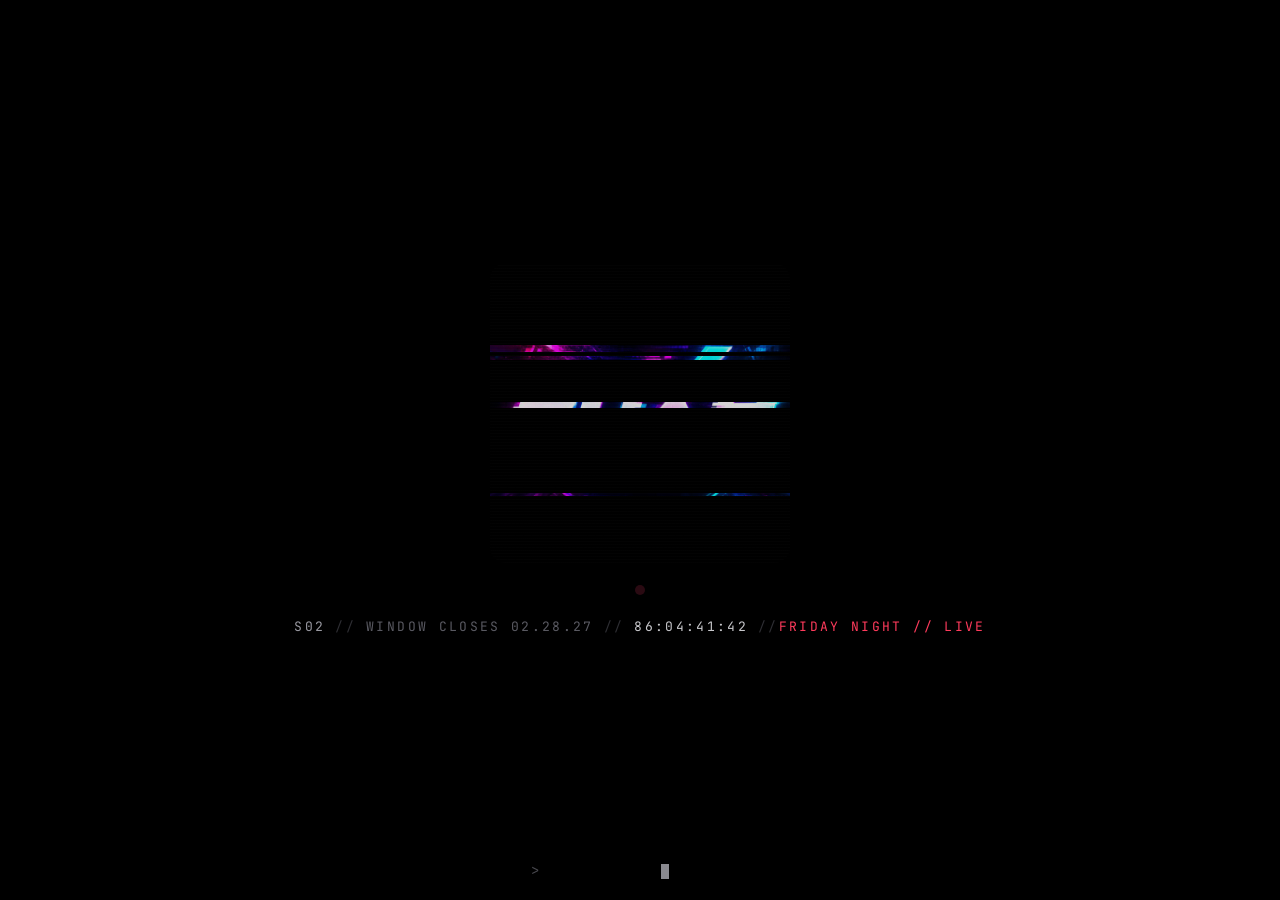
<file: docs/index.html>
<!DOCTYPE html>
<html lang="en">
<head>
  <meta charset="UTF-8">
  <meta name="viewport" content="width=device-width, initial-scale=1.0, viewport-fit=cover">
  <title>S00</title>
  <meta name="description" content="10.01.26">
  <meta property="og:title" content="S00">
  <meta property="og:description" content="10.01.26">
  <meta property="og:image" content="assets/logo.jpg">
  <meta name="theme-color" content="#000000">
  <meta name="robots" content="noindex">
  <link rel="icon" href="assets/favicon.png" type="image/png">
  <link rel="preconnect" href="https://fonts.googleapis.com">
  <link rel="preconnect" href="https://fonts.gstatic.com" crossorigin>
  <link href="https://fonts.googleapis.com/css2?family=JetBrains+Mono:wght@400;500&display=swap" rel="stylesheet">
  <link rel="stylesheet" href="style.css">
  <script src="config.js"></script>
  <!--
      the dot is talking.
      -.  ---  -    .-  .-..  ---  -.  .
  -->
</head>
<body class="sig-body">

<main class="sig" id="sig">
  <div class="sig-feed" id="feed" aria-hidden="true">
    <img class="sig-full" src="assets/logo.jpg" alt="" width="640" height="640">
    <div class="sig-slices" id="slices"></div>
    <div class="sig-noise"></div>
  </div>

  <div class="sig-dot" id="dot" aria-label="signal"></div>

  <div class="sig-term" id="term">
    <span class="sig-code" data-season-code>S00</span><span class="sig-sep">//</span><span data-window-closes>WINDOW CLOSES 09.30.26</span><span class="sig-sep">//</span><span class="sig-clock" data-countdown>--:--:--:--</span>
    <span class="sig-friday" id="friday" hidden><span class="sig-sep">//</span><span class="sig-live">FRIDAY NIGHT // LIVE</span></span>
  </div>

  <div class="sig-reveal" id="reveal" hidden>
    <div class="sig-season" data-season-label>S00 · EARLY ADOPTERS</div>
    <p class="sig-line">You're not lifting alone.</p>
    <a class="sig-access" data-access href="#">Request access</a>
    <div class="sig-foot"><a href="privacy.html">Privacy</a><a href="support.html">Support</a></div>
  </div>

  <form class="sig-prompt" id="prompt" autocomplete="off">
    <span class="sig-gt">&gt;</span><input id="in" type="text" autocapitalize="none" autocorrect="off" spellcheck="false" aria-label="input" maxlength="40"><span class="sig-cursor"></span><span class="sig-status" id="status"></span>
  </form>
</main>

<script>
(function () {
  var KEY = "ruxp.s00.unlocked"; // one unlock covers every season
  var ANSWERS = ["not alone", "notalone", "you're not alone", "youre not alone", "press start", "pressstart", "start", "ruxp", "s00", "s01", "early adopters", "early adopter", "nightmare mode", "nightmare", "lights off", "not lifting alone", "you're not lifting alone", "youre not lifting alone"];
  var feed = document.getElementById("feed"), slices = document.getElementById("slices"), dot = document.getElementById("dot");
  var reveal = document.getElementById("reveal"), prompt = document.getElementById("prompt"), input = document.getElementById("in"), status = document.getElementById("status");
  var friday = document.getElementById("friday"), sig = document.getElementById("sig");

  // --- feed: thin slices of the artwork, more of them as the window closes (config.js picks the season)
  var S = window.RUXP.SEASON, SEASON_START = new Date(S.start + "T00:00:00"), SEASON_END = new Date(S.end + "T23:59:59");
  function progress() { return Math.min(1, Math.max(0, (window.RUXP.now() - SEASON_START) / (SEASON_END - SEASON_START))); }
  function buildSlices() {
    slices.innerHTML = "";
    var n = 3 + Math.floor(progress() * 40);
    for (var i = 0; i < n; i++) {
      var el = document.createElement("img");
      el.src = "assets/logo.jpg"; el.alt = ""; el.className = "sig-slice";
      var top = Math.random() * 96, h = 0.6 + Math.random() * 2.2;
      el.style.clipPath = "inset(" + top + "% 0 " + Math.max(0, 100 - top - h) + "% 0)";
      el.style.setProperty("--dx", (Math.random() * 10 - 5).toFixed(1) + "px");
      el.style.animationDelay = (-Math.random() * 9).toFixed(2) + "s";
      el.style.animationDuration = (6 + Math.random() * 8).toFixed(2) + "s";
      slices.appendChild(el);
    }
  }
  buildSlices();
  setInterval(function () { if (!feed.classList.contains("is-open")) buildSlices(); }, 14000);

  // --- dot: morse, NOT ALONE
  var MORSE = { N: "-.", O: "---", T: "-", A: ".-", L: ".-..", E: "." };
  var UNIT = 190, seq = [];
  "NOT ALONE".split("").forEach(function (ch) {
    if (ch === " ") { seq.push([false, UNIT * 7]); return; }
    MORSE[ch].split("").forEach(function (s) { seq.push([true, s === "." ? UNIT : UNIT * 3]); seq.push([false, UNIT]); });
    seq.push([false, UNIT * 3]);
  });
  seq.push([false, UNIT * 14]);
  var idx = 0;
  function step() { var s = seq[idx]; dot.classList.toggle("on", s[0]); idx = (idx + 1) % seq.length; setTimeout(step, s[1]); }
  step();

  // --- friday night: Fri 17:00–24:00 local
  function checkFriday() { var d = new Date(); friday.hidden = !(d.getDay() === 5 && d.getHours() >= 17); }
  checkFriday(); setInterval(checkFriday, 60000);

  // --- prompt
  function unlock(remember) {
    feed.classList.add("is-open"); reveal.hidden = false; prompt.hidden = true; sig.classList.add("is-open");
    if (remember) { try { localStorage.setItem(KEY, "1"); } catch (e) {} }
  }
  function deny() {
    status.textContent = "// DENIED"; prompt.classList.add("deny");
    setTimeout(function () { status.textContent = ""; prompt.classList.remove("deny"); }, 900);
    input.value = "";
  }
  prompt.addEventListener("submit", function (e) {
    e.preventDefault();
    var v = input.value.trim().toLowerCase().replace(/[.!]/g, "");
    if (!v) return;
    ANSWERS.indexOf(v) >= 0 ? unlock(true) : deny();
  });
  // any tap/click focuses the prompt (mobile keyboards)
  document.addEventListener("click", function (e) { if (!prompt.hidden && !e.target.closest("a")) input.focus(); });
  document.addEventListener("keydown", function (e) { if (!prompt.hidden && document.activeElement !== input && e.key.length === 1) input.focus(); });

  // --- konami
  var K = ["ArrowUp","ArrowUp","ArrowDown","ArrowDown","ArrowLeft","ArrowRight","ArrowLeft","ArrowRight","b","a"], kp = 0;
  document.addEventListener("keydown", function (e) { kp = (e.key === K[kp]) ? kp + 1 : (e.key === K[0] ? 1 : 0); if (kp === K.length) { kp = 0; unlock(true); } });

  try { if (localStorage.getItem(KEY) === "1") unlock(false); } catch (e) {}
  // a nudge for anyone who hasn't noticed the dot
  setTimeout(function () { if (!prompt.hidden && !input.value) input.placeholder = "listen"; }, 10000);
})();
</script>
</body>
</html>
</file>
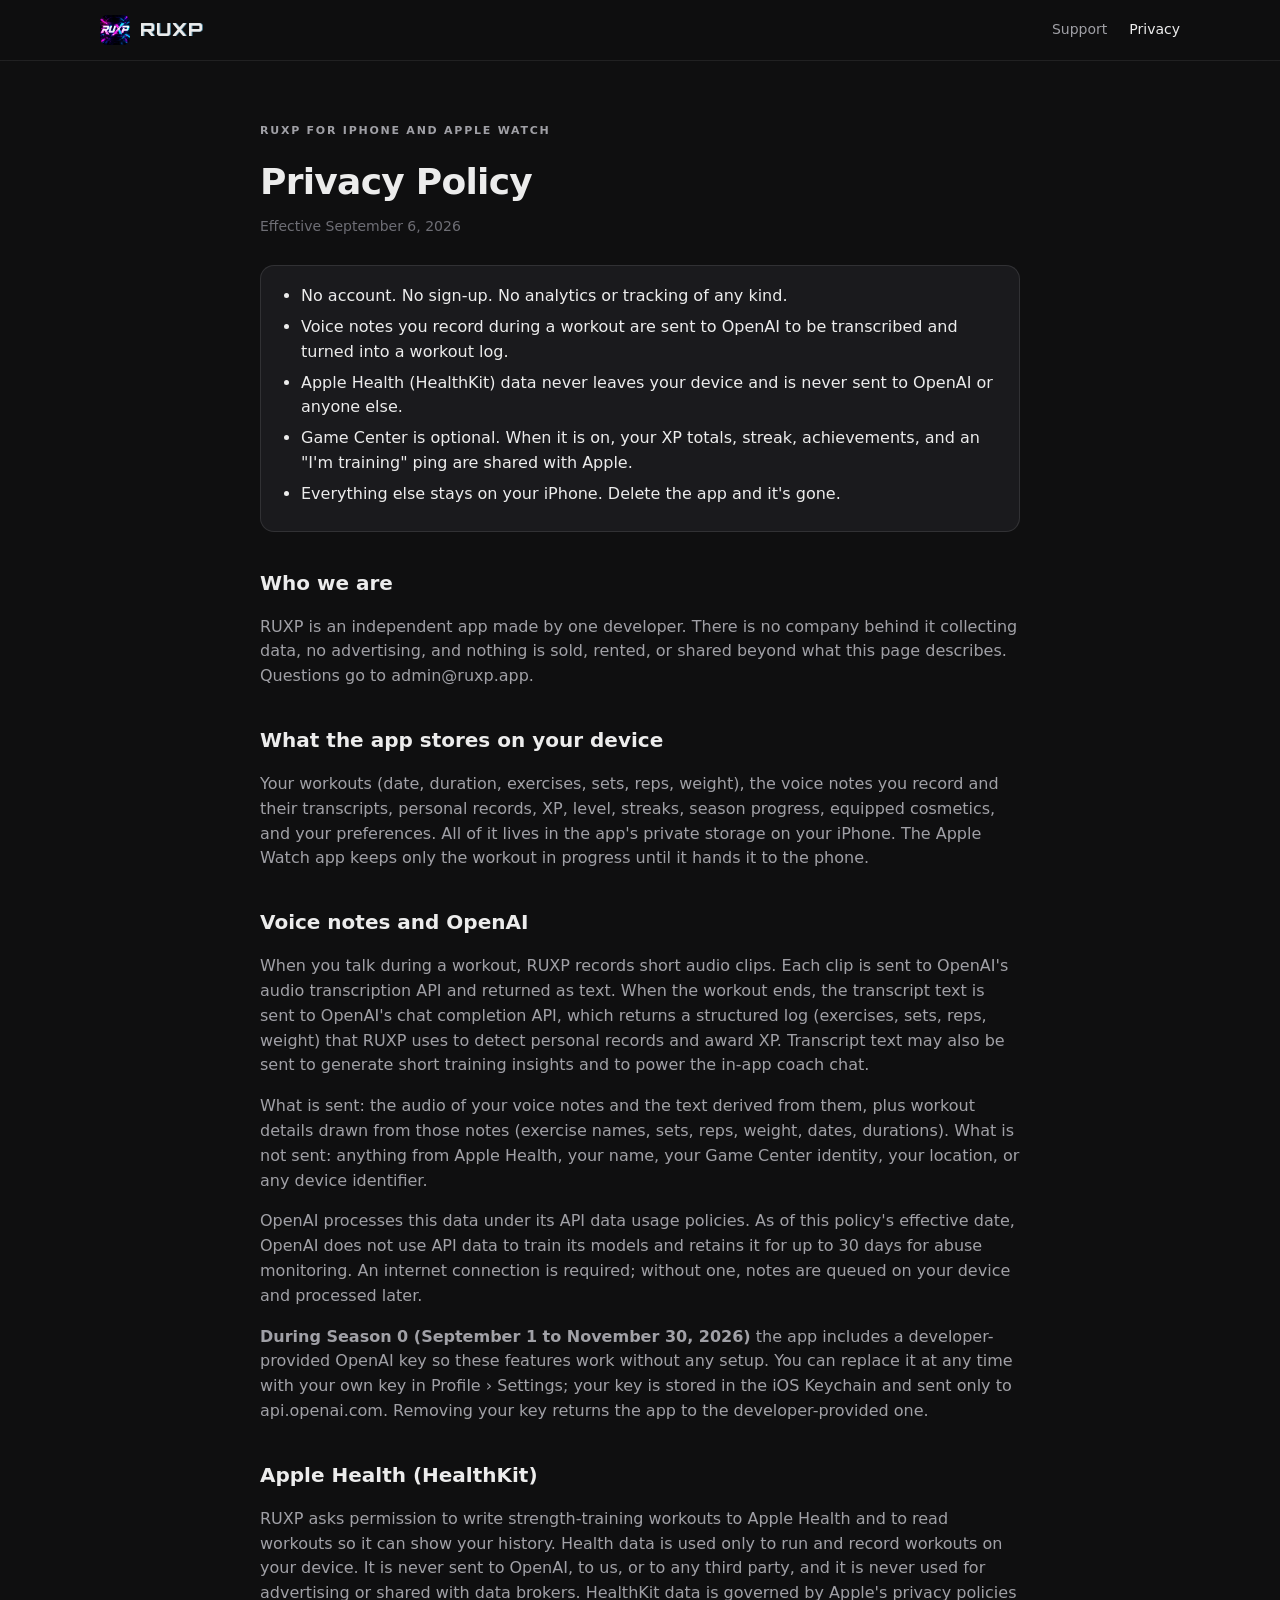
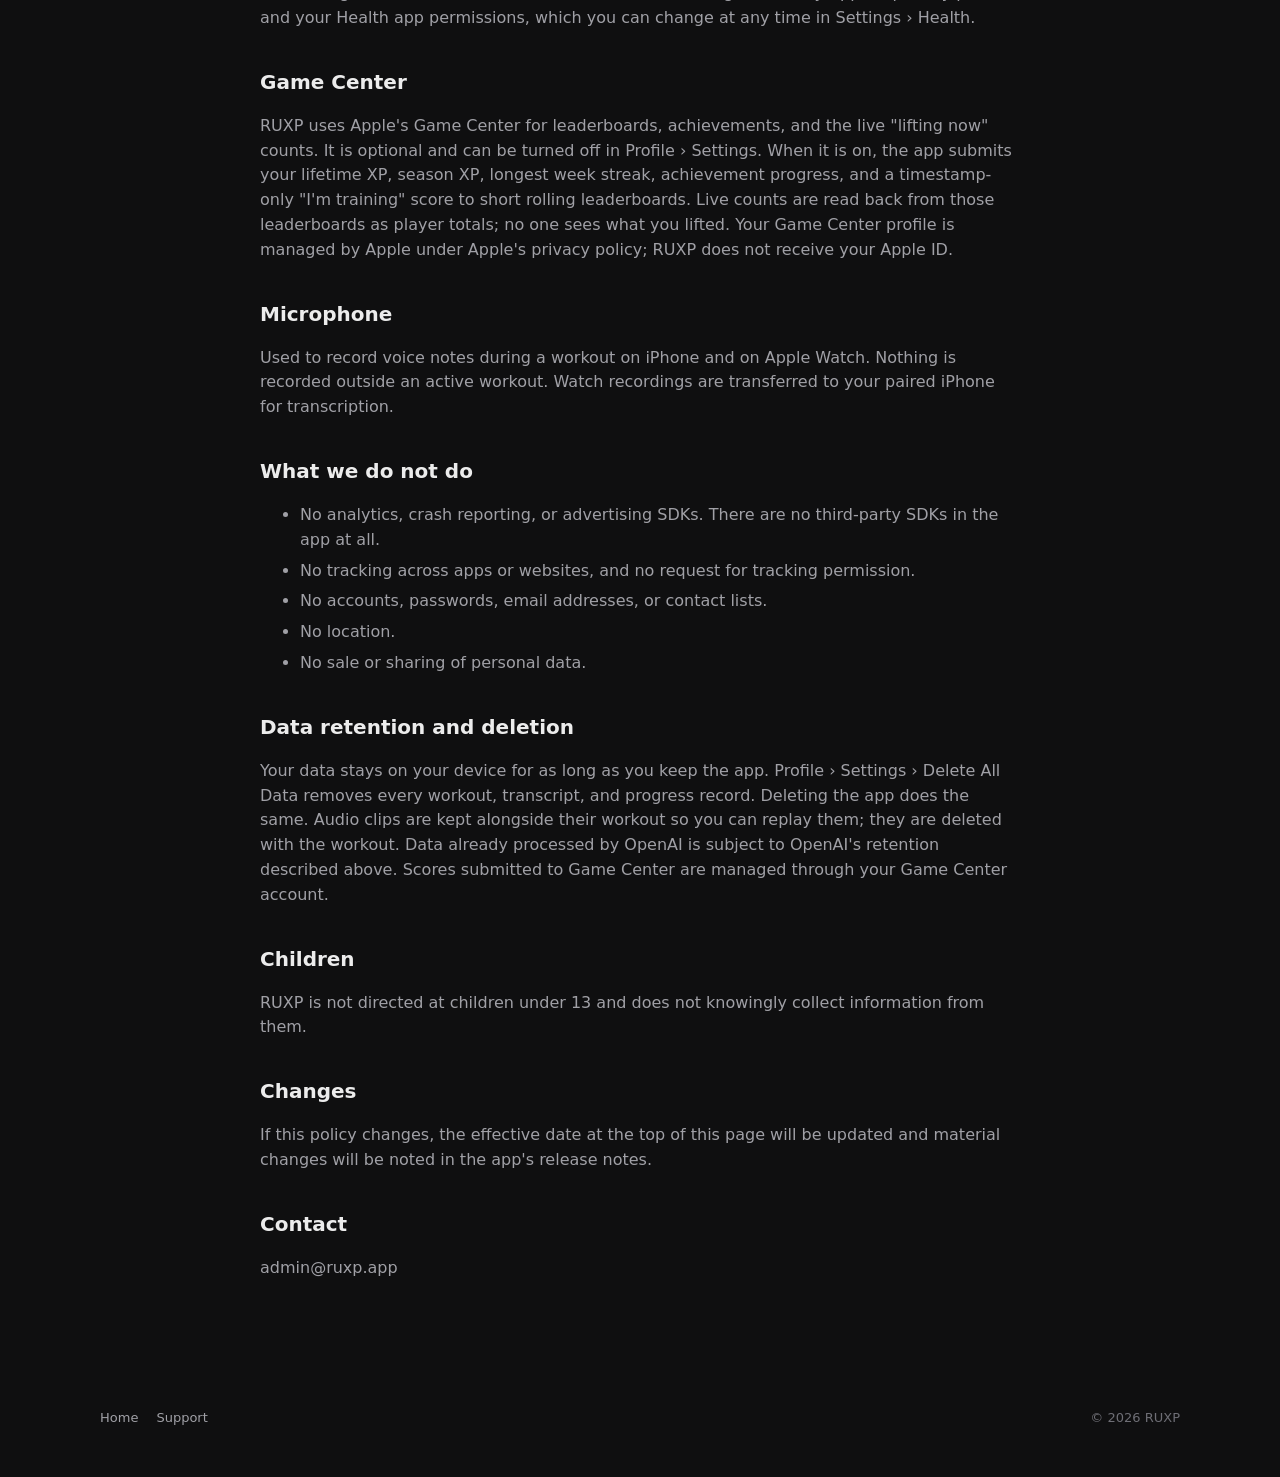
<file: docs/privacy.html>
<!DOCTYPE html>
<html lang="en">
<head>
  <meta charset="UTF-8">
  <meta name="viewport" content="width=device-width, initial-scale=1.0">
  <title>Privacy Policy — RUXP</title>
  <meta name="description" content="RUXP privacy policy. No accounts, no analytics, no tracking. Voice notes go to OpenAI for transcription. HealthKit data never leaves your device.">
  <meta name="theme-color" content="#0F0F10">
  <link rel="icon" href="assets/favicon.png" type="image/png">
  <link rel="preconnect" href="https://fonts.googleapis.com">
  <link rel="preconnect" href="https://fonts.gstatic.com" crossorigin>
  <link href="https://fonts.googleapis.com/css2?family=Orbitron:wght@800&family=JetBrains+Mono:wght@500&display=swap" rel="stylesheet">
  <link rel="stylesheet" href="style.css">
  <script src="config.js" defer></script>
</head>
<body>

<nav class="nav">
  <div class="wrap">
    <a class="brand" href="index.html"><img src="assets/logo-96.png" alt="" width="30" height="30"><span class="wordmark" data-text="RUXP">RUXP</span></a>
    <div class="nav-links"><a href="support.html">Support</a><a href="privacy.html" class="active">Privacy</a></div>
  </div>
</nav>

<main class="content">
  <div class="wrap">
    <span class="eyebrow">RUXP for iPhone and Apple Watch</span>
    <h1>Privacy Policy</h1>
    <div class="date">Effective September 6, 2026</div>

    <div class="summary">
      <ul>
        <li>No account. No sign-up. No analytics or tracking of any kind.</li>
        <li>Voice notes you record during a workout are sent to OpenAI to be transcribed and turned into a workout log.</li>
        <li>Apple Health (HealthKit) data never leaves your device and is never sent to OpenAI or anyone else.</li>
        <li>Game Center is optional. When it is on, your XP totals, streak, achievements, and an "I'm training" ping are shared with Apple.</li>
        <li>Everything else stays on your iPhone. Delete the app and it's gone.</li>
      </ul>
    </div>

    <h2>Who we are</h2>
    <p>RUXP is an independent app made by one developer. There is no company behind it collecting data, no advertising, and nothing is sold, rented, or shared beyond what this page describes. Questions go to <a data-mailto="RUXP privacy" data-mailto-text href="#">admin@ruxp.app</a>.</p>

    <h2>What the app stores on your device</h2>
    <p>Your workouts (date, duration, exercises, sets, reps, weight), the voice notes you record and their transcripts, personal records, XP, level, streaks, season progress, equipped cosmetics, and your preferences. All of it lives in the app's private storage on your iPhone. The Apple Watch app keeps only the workout in progress until it hands it to the phone.</p>

    <h2>Voice notes and OpenAI</h2>
    <p>When you talk during a workout, RUXP records short audio clips. Each clip is sent to OpenAI's audio transcription API and returned as text. When the workout ends, the transcript text is sent to OpenAI's chat completion API, which returns a structured log (exercises, sets, reps, weight) that RUXP uses to detect personal records and award XP. Transcript text may also be sent to generate short training insights and to power the in-app coach chat.</p>
    <p>What is sent: the audio of your voice notes and the text derived from them, plus workout details drawn from those notes (exercise names, sets, reps, weight, dates, durations). What is not sent: anything from Apple Health, your name, your Game Center identity, your location, or any device identifier.</p>
    <p>OpenAI processes this data under its <a href="https://openai.com/policies/api-data-usage-policies" rel="noopener" target="_blank">API data usage policies</a>. As of this policy's effective date, OpenAI does not use API data to train its models and retains it for up to 30 days for abuse monitoring. An internet connection is required; without one, notes are queued on your device and processed later.</p>
    <p><strong>During Season 0 (September 1 to November 30, 2026)</strong> the app includes a developer-provided OpenAI key so these features work without any setup. You can replace it at any time with your own key in Profile › Settings; your key is stored in the iOS Keychain and sent only to api.openai.com. Removing your key returns the app to the developer-provided one.</p>

    <h2>Apple Health (HealthKit)</h2>
    <p>RUXP asks permission to write strength-training workouts to Apple Health and to read workouts so it can show your history. Health data is used only to run and record workouts on your device. It is never sent to OpenAI, to us, or to any third party, and it is never used for advertising or shared with data brokers. HealthKit data is governed by Apple's privacy policies and your Health app permissions, which you can change at any time in Settings › Health.</p>

    <h2>Game Center</h2>
    <p>RUXP uses Apple's Game Center for leaderboards, achievements, and the live "lifting now" counts. It is optional and can be turned off in Profile › Settings. When it is on, the app submits your lifetime XP, season XP, longest week streak, achievement progress, and a timestamp-only "I'm training" score to short rolling leaderboards. Live counts are read back from those leaderboards as player totals; no one sees what you lifted. Your Game Center profile is managed by Apple under Apple's privacy policy; RUXP does not receive your Apple ID.</p>

    <h2>Microphone</h2>
    <p>Used to record voice notes during a workout on iPhone and on Apple Watch. Nothing is recorded outside an active workout. Watch recordings are transferred to your paired iPhone for transcription.</p>

    <h2>What we do not do</h2>
    <ul>
      <li>No analytics, crash reporting, or advertising SDKs. There are no third-party SDKs in the app at all.</li>
      <li>No tracking across apps or websites, and no request for tracking permission.</li>
      <li>No accounts, passwords, email addresses, or contact lists.</li>
      <li>No location.</li>
      <li>No sale or sharing of personal data.</li>
    </ul>

    <h2>Data retention and deletion</h2>
    <p>Your data stays on your device for as long as you keep the app. Profile › Settings › Delete All Data removes every workout, transcript, and progress record. Deleting the app does the same. Audio clips are kept alongside their workout so you can replay them; they are deleted with the workout. Data already processed by OpenAI is subject to OpenAI's retention described above. Scores submitted to Game Center are managed through your Game Center account.</p>

    <h2>Children</h2>
    <p>RUXP is not directed at children under 13 and does not knowingly collect information from them.</p>

    <h2>Changes</h2>
    <p>If this policy changes, the effective date at the top of this page will be updated and material changes will be noted in the app's release notes.</p>

    <h2>Contact</h2>
    <p><a data-mailto="RUXP privacy" data-mailto-text href="#">admin@ruxp.app</a></p>
  </div>
</main>

<footer>
  <div class="wrap">
    <div><a href="index.html">Home</a><a href="support.html">Support</a></div>
    <div>© 2026 RUXP</div>
  </div>
</footer>
</body>
</html>
</file>
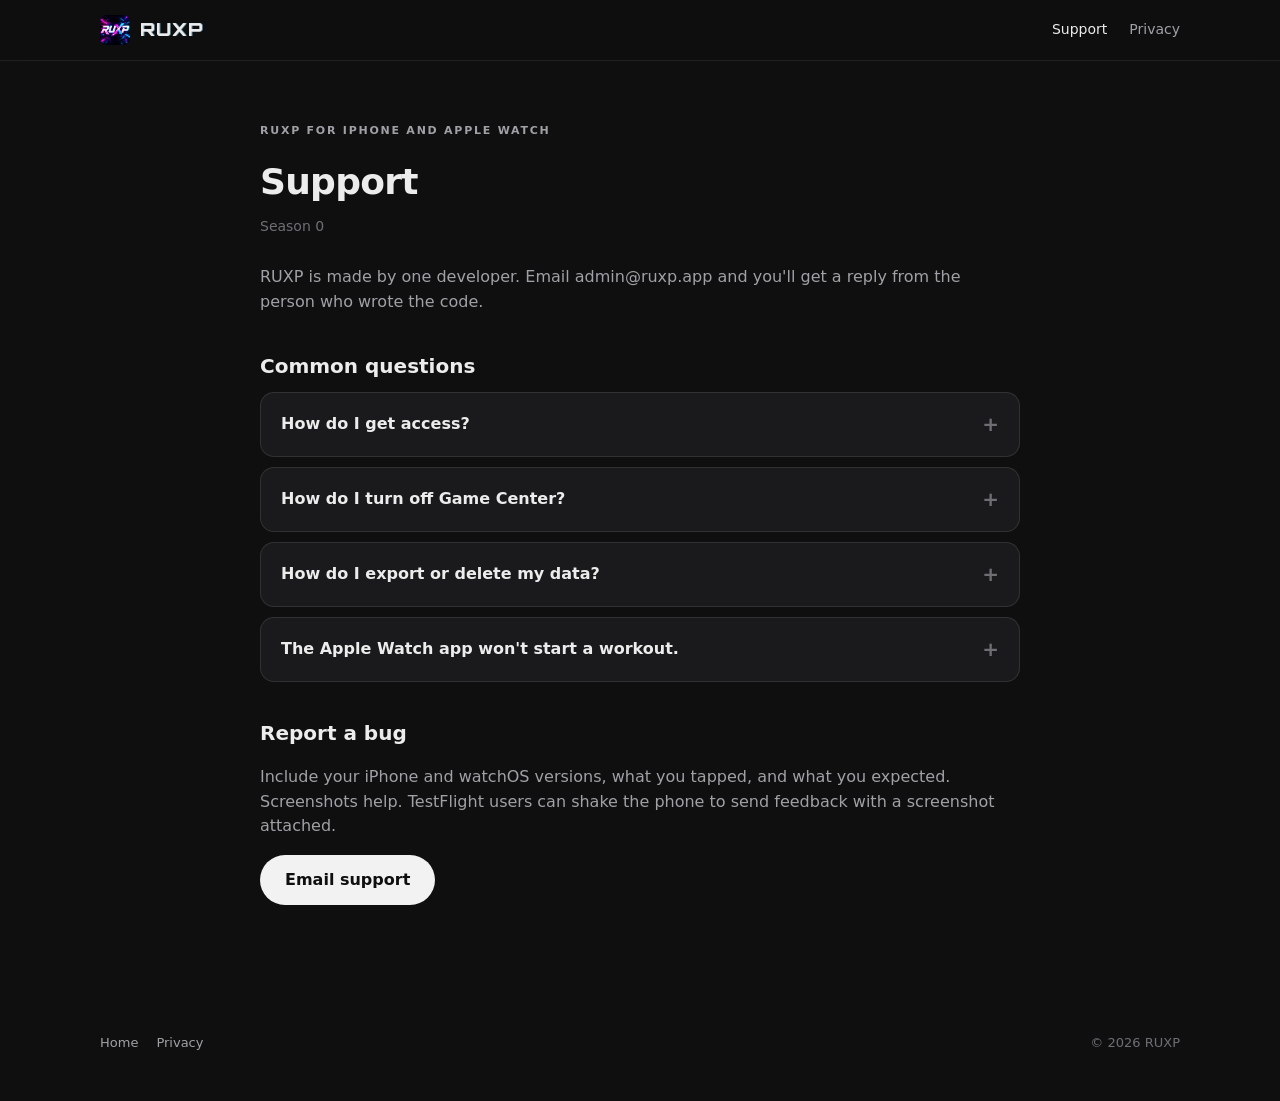
<file: docs/support.html>
<!DOCTYPE html>
<html lang="en">
<head>
  <meta charset="UTF-8">
  <meta name="viewport" content="width=device-width, initial-scale=1.0">
  <title>Support — RUXP</title>
  <meta name="description" content="RUXP support.">
  <meta name="theme-color" content="#0F0F10">
  <link rel="icon" href="assets/favicon.png" type="image/png">
  <link rel="preconnect" href="https://fonts.googleapis.com">
  <link rel="preconnect" href="https://fonts.gstatic.com" crossorigin>
  <link href="https://fonts.googleapis.com/css2?family=Orbitron:wght@800&family=JetBrains+Mono:wght@500&display=swap" rel="stylesheet">
  <link rel="stylesheet" href="style.css">
  <script src="config.js" defer></script>
</head>
<body>

<nav class="nav">
  <div class="wrap">
    <a class="brand" href="index.html"><img src="assets/logo-96.png" alt="" width="30" height="30"><span class="wordmark" data-text="RUXP">RUXP</span></a>
    <div class="nav-links"><a href="support.html" class="active">Support</a><a href="privacy.html">Privacy</a></div>
  </div>
</nav>

<main class="content">
  <div class="wrap">
    <span class="eyebrow">RUXP for iPhone and Apple Watch</span>
    <h1>Support</h1>
    <div class="date">Season 0</div>

    <p>RUXP is made by one developer. Email <a data-mailto="RUXP support" data-mailto-text href="#">admin@ruxp.app</a> and you'll get a reply from the person who wrote the code.</p>

    <h2>Common questions</h2>
    <div class="faq">
      <details>
        <summary>How do I get access?</summary>
        <p>Season 0 is invite-only while we ramp up. Use the Request access button on the home page and tell us a little about how you train.</p>
      </details>
      <details>
        <summary>How do I turn off Game Center?</summary>
        <p>Profile › Settings › Sync to Game Center. When it's off, nothing is submitted to Game Center.</p>
      </details>
      <details>
        <summary>How do I export or delete my data?</summary>
        <p>Profile › Settings › Export All Workouts produces a JSON file you can save anywhere. Delete All Data removes everything from the device. Deleting the app does the same. See the <a href="privacy.html">privacy policy</a> for what leaves the device and when.</p>
      </details>
      <details>
        <summary>The Apple Watch app won't start a workout.</summary>
        <p>The watch needs Health permission for workouts. Accept the prompt the first time you tap Start, or allow it under the watch's Settings › Health › Apps. Open the iPhone app once first so the two can pair.</p>
      </details>
    </div>

    <h2>Report a bug</h2>
    <p>Include your iPhone and watchOS versions, what you tapped, and what you expected. Screenshots help. TestFlight users can shake the phone to send feedback with a screenshot attached.</p>
    <p><a class="btn btn-primary" data-mailto="RUXP bug" href="#">Email support</a></p>
  </div>
</main>

<footer>
  <div class="wrap">
    <div><a href="index.html">Home</a><a href="privacy.html">Privacy</a></div>
    <div>© 2026 RUXP</div>
  </div>
</footer>
</body>
</html>
</file>
<file: docs/style.css>
/* RUXP site. Tokens mirror RUXP/Views/Theme.swift: near-black ground, hairline
   borders, white pill buttons, system type; Orbitron only on the wordmark and
   one hero number, JetBrains Mono for XP values. Dark only, like the app. */
:root {
  --bg: #0F0F10; --surface: #1A1A1D; --surface-2: #26262A;
  --text: #ECECEC; --text-2: #A0A0A6; --text-3: #6E6E75;
  --border: rgba(255,255,255,.10); --divider: rgba(255,255,255,.08);
  --accent: #FF2DAA; --accent-dim: #C21C82; --accent-subtle: rgba(255,45,170,.16);
  --xp: #5CFF7A; --xp-subtle: rgba(92,255,122,.14); --cyan: #7DD3FC; --violet: #A78BFA; --live: #FF3B5C;
  --button: #F2F2F2; --on-button: #0F0F10;
  --r-s: 8px; --r-m: 14px; --r-l: 20px;
  --display: "Orbitron", "Helvetica Neue", Arial, sans-serif;
  --mono: "JetBrains Mono", ui-monospace, SFMono-Regular, Menlo, monospace;
  --ui: -apple-system, BlinkMacSystemFont, "SF Pro Text", "Segoe UI", Inter, system-ui, sans-serif;
}
* { box-sizing: border-box; }
[hidden] { display: none !important; }
html { color-scheme: dark; scroll-behavior: smooth; }
body { margin: 0; background: var(--bg); color: var(--text); font: 16px/1.55 var(--ui); -webkit-font-smoothing: antialiased; }
a { color: inherit; text-decoration: none; }
img { max-width: 100%; height: auto; display: block; }
.wrap { width: min(1080px, 100% - 40px); margin-inline: auto; }

/* Nav */
.nav { position: sticky; top: 0; z-index: 10; background: rgba(15,15,16,.85); backdrop-filter: blur(14px); -webkit-backdrop-filter: blur(14px); border-bottom: 1px solid var(--divider); }
.nav .wrap { display: flex; align-items: center; justify-content: space-between; height: 60px; }
.brand { display: flex; align-items: center; gap: 10px; }
.brand img { width: 30px; height: 30px; border-radius: 7px; }
.wordmark { font-family: var(--display); font-weight: 800; letter-spacing: .06em; font-size: 18px; position: relative; }
.wordmark::before { content: attr(data-text); position: absolute; left: 1px; top: 0; color: var(--cyan); opacity: .55; z-index: -1; }
.nav-links { display: flex; gap: 22px; font-size: 14px; color: var(--text-2); }
.nav-links a:hover, .nav-links a.active { color: var(--text); }

/* Tags and buttons */
.tag { display: inline-flex; align-items: center; gap: 8px; padding: 6px 12px; border-radius: 999px; background: var(--accent-subtle); color: var(--accent); font-size: 12px; font-weight: 600; letter-spacing: .14em; text-transform: uppercase; }
.tag-slant { transform: skewX(-12deg); }
.tag-slant > span { display: inline-block; transform: skewX(12deg); }
.eyebrow { font-size: 11px; font-weight: 600; letter-spacing: .16em; text-transform: uppercase; color: var(--text-2); }
.btn { display: inline-flex; align-items: center; justify-content: center; gap: 8px; height: 50px; padding: 0 24px; border-radius: 999px; font-weight: 600; font-size: 16px; border: 1px solid transparent; transition: transform .12s ease, background .12s ease; cursor: pointer; }
.btn:active { transform: scale(.98); }
.btn-primary { background: var(--button); color: var(--on-button); }
.btn-primary:hover { background: #fff; }
.btn-ghost { background: transparent; color: var(--text); border-color: var(--border); }
.btn-ghost:hover { background: var(--surface); }
.btn.is-pending { background: var(--surface); color: var(--text-3); border-color: var(--border); cursor: default; }
.btn-row { display: flex; flex-wrap: wrap; gap: 12px; }

/* Hero */
.hero { padding: 72px 0 48px; }
.hero .wrap { display: grid; grid-template-columns: 1.15fr .85fr; gap: 48px; align-items: center; }
.hero h1 { font-size: clamp(38px, 6vw, 64px); line-height: 1.02; letter-spacing: -.02em; margin: 18px 0 16px; font-weight: 700; }
.hero p.lede { font-size: 18px; color: var(--text-2); max-width: 52ch; margin: 0 0 28px; }
.hero-art { position: relative; }
.hero-art img { border-radius: var(--r-l); border: 1px solid var(--border); box-shadow: 0 30px 80px rgba(255,45,170,.12); }
.hero-note { margin-top: 14px; font-size: 13px; color: var(--text-3); }

/* Stats strip */
.strip { border-block: 1px solid var(--divider); background: var(--surface); }
.strip .wrap { display: grid; grid-template-columns: repeat(4, 1fr); }
.stat { padding: 22px 0; border-left: 1px solid var(--divider); padding-left: 20px; }
.stat:first-child { border-left: 0; padding-left: 0; }
.stat .n { font-family: var(--mono); font-size: 26px; color: var(--xp); line-height: 1.1; }
.stat .n.hero-n { font-family: var(--display); color: var(--text); font-weight: 800; }
.stat .l { font-size: 12px; color: var(--text-2); margin-top: 6px; letter-spacing: .08em; text-transform: uppercase; }

/* Sections */
section { padding: 64px 0; }
section h2 { font-size: 28px; letter-spacing: -.01em; margin: 10px 0 8px; }
section .sub { color: var(--text-2); max-width: 60ch; margin: 0 0 28px; }
.grid { display: grid; gap: 14px; }
.grid-3 { grid-template-columns: repeat(3, 1fr); }
.grid-2 { grid-template-columns: repeat(2, 1fr); }
.card { background: var(--surface); border: 1px solid var(--border); border-radius: var(--r-m); padding: 22px; }
.card h3 { margin: 10px 0 6px; font-size: 17px; }
.card p { margin: 0; color: var(--text-2); font-size: 15px; }
.card .icon { width: 34px; height: 34px; border-radius: 9px; display: grid; place-items: center; background: var(--accent-subtle); color: var(--accent); font-size: 16px; }
.card .icon.xp { background: var(--xp-subtle); color: var(--xp); }
.card .icon.cyan { background: rgba(125,211,252,.14); color: var(--cyan); }
.card .icon.violet { background: rgba(167,139,250,.14); color: var(--violet); }
.card.perk { border-color: rgba(255,45,170,.35); }

/* Loop */
.loop { display: flex; flex-wrap: wrap; gap: 10px; align-items: center; font-family: var(--mono); font-size: 13px; color: var(--text-2); letter-spacing: .06em; }
.loop span { padding: 8px 12px; border: 1px solid var(--border); border-radius: var(--r-s); background: var(--surface); }
.loop i { font-style: normal; color: var(--text-3); }

/* XP table */
table { width: 100%; border-collapse: collapse; font-size: 15px; }
th, td { text-align: left; padding: 12px 10px; border-bottom: 1px solid var(--divider); vertical-align: top; }
th { font-size: 11px; letter-spacing: .14em; text-transform: uppercase; color: var(--text-2); font-weight: 600; }
td.xp { font-family: var(--mono); color: var(--xp); white-space: nowrap; }
.table-wrap { overflow-x: auto; border: 1px solid var(--border); border-radius: var(--r-m); background: var(--surface); padding: 6px 12px; }

/* Season timeline */
.timeline { display: grid; grid-template-columns: 1fr 1fr; gap: 14px; }
.season { background: var(--surface); border: 1px solid var(--border); border-radius: var(--r-m); padding: 22px; }
.season.now { border-color: rgba(167,139,250,.5); }
.season .code { font-family: var(--mono); font-size: 12px; letter-spacing: .12em; color: var(--violet); }
.season h3 { margin: 8px 0 4px; font-size: 20px; }
.season p { margin: 0; color: var(--text-2); font-size: 15px; }
.bar { height: 6px; border-radius: 999px; background: var(--surface-2); margin-top: 16px; overflow: hidden; }
.bar > i { display: block; height: 100%; width: 0; background: var(--violet); border-radius: 999px; }
.live-dot { display: inline-block; width: 8px; height: 8px; border-radius: 50%; background: var(--live); box-shadow: 0 0 10px var(--live); margin-right: 8px; vertical-align: middle; }

/* CTA + footer */
.cta { background: var(--surface); border-block: 1px solid var(--divider); text-align: center; }
.cta h2 { margin-bottom: 8px; }
.cta p { color: var(--text-2); margin: 0 0 24px; }
footer { padding: 32px 0 48px; color: var(--text-3); font-size: 13px; }
footer .wrap { display: flex; flex-wrap: wrap; justify-content: space-between; gap: 12px; }
footer a { color: var(--text-2); margin-right: 18px; }
footer a:hover { color: var(--text); }

/* Content pages */
.content { padding: 56px 0 80px; }
.content .wrap { max-width: 760px; }
.content h1 { font-size: 36px; letter-spacing: -.02em; margin: 12px 0 6px; }
.content .date { color: var(--text-3); font-size: 14px; margin-bottom: 28px; }
.content h2 { font-size: 20px; margin: 36px 0 10px; }
.content h3 { font-size: 16px; margin: 20px 0 6px; }
.content p, .content li { color: var(--text-2); }
.content li { margin-bottom: 6px; }
.summary { background: var(--surface); border: 1px solid var(--border); border-radius: var(--r-m); padding: 18px 22px; }
.summary ul { margin: 0; padding-left: 18px; }
.summary li { color: var(--text); }
.faq details { border: 1px solid var(--border); border-radius: var(--r-m); background: var(--surface); padding: 0 20px; margin-bottom: 10px; }
.faq summary { cursor: pointer; padding: 16px 0; font-weight: 600; list-style: none; display: flex; justify-content: space-between; align-items: center; }
.faq summary::-webkit-details-marker { display: none; }
.faq summary::after { content: "+"; color: var(--text-3); font-size: 20px; }
.faq details[open] summary::after { content: "–"; }
.faq details p { margin: 0 0 16px; }
code { font-family: var(--mono); font-size: .92em; background: var(--surface-2); padding: 1px 6px; border-radius: 5px; }

@media (max-width: 860px) {
  .hero .wrap { grid-template-columns: 1fr; gap: 28px; }
  .hero { padding-top: 40px; }
  .hero-art { order: -1; max-width: 300px; }
  .strip .wrap { grid-template-columns: repeat(2, 1fr); row-gap: 0; }
  .stat:nth-child(3) { border-left: 0; padding-left: 0; }
  .stat { border-top: 1px solid var(--divider); }
  .stat:nth-child(-n+2) { border-top: 0; }
  .grid-3, .grid-2, .timeline { grid-template-columns: 1fr; }
  .nav-links { gap: 14px; font-size: 13px; }
}

/* Signal page (index). No name, no pitch. A dot, a feed, a prompt. */
.sig-body { background: #000; min-height: 100svh; display: flex; overflow: hidden; }
.sig { flex: 1; display: flex; flex-direction: column; align-items: center; justify-content: center; gap: 22px; padding: 24px; position: relative; }
.sig-feed { position: relative; width: min(300px, 64vw, 36svh); aspect-ratio: 1; }
.sig-feed img { position: absolute; inset: 0; width: 100%; height: 100%; border-radius: 16px; }
.sig-full { opacity: 0; transition: opacity 1.6s ease .3s, filter 1.6s ease .3s; filter: blur(8px) saturate(.6); }
.sig-slice { opacity: .85; animation: drift linear infinite; will-change: transform; }
@keyframes drift { 0%, 88%, 100% { transform: translateX(0); opacity: .85; } 90% { transform: translateX(var(--dx)); opacity: .5; } 92% { transform: translateX(calc(var(--dx) * -1)); opacity: 1; } 94% { transform: translateX(0); opacity: .7; } }
.sig-noise { position: absolute; inset: 0; border-radius: 16px; pointer-events: none; opacity: .18; background: repeating-linear-gradient(0deg, rgba(255,255,255,.06) 0 1px, transparent 1px 3px); animation: scan 9s linear infinite; }
@keyframes scan { from { background-position: 0 0; } to { background-position: 0 60px; } }
.sig-feed.is-open .sig-full { opacity: 1; filter: blur(0) saturate(1); }
.sig-feed.is-open .sig-slices, .sig-feed.is-open .sig-noise { opacity: 0; transition: opacity .8s ease; }
.sig-dot { width: 10px; height: 10px; border-radius: 50%; background: #2A0A12; transition: background .06s, box-shadow .06s; }
.sig-dot.on { background: var(--live); box-shadow: 0 0 14px var(--live), 0 0 34px rgba(255,59,92,.5); }
.sig.is-open .sig-dot { background: var(--live); box-shadow: 0 0 14px var(--live); }
.sig-term { font-family: var(--mono); font-size: clamp(11px, 2.6vw, 13px); letter-spacing: .18em; color: #5A5A62; display: flex; flex-wrap: wrap; justify-content: center; gap: 0 10px; text-align: center; }
.sig-code { color: #9A9AA2; }
.sig-sep { color: #2E2E33; }
.sig-clock { color: #C8C8CC; font-variant-numeric: tabular-nums; }
.sig-live { color: var(--live); }
.sig-reveal { display: flex; flex-direction: column; align-items: center; gap: 14px; animation: settle 1.4s ease-out both; }
@keyframes settle { from { opacity: 0; filter: blur(6px); transform: translateY(6px); } to { opacity: 1; filter: blur(0); transform: none; } }
.sig-season { font-family: var(--mono); font-size: 12px; letter-spacing: .28em; color: var(--accent); }
.sig-line { margin: 0; font-size: 16px; color: #A0A0A6; }
.sig-access { font-size: 13px; letter-spacing: .12em; text-transform: uppercase; color: #E6E6E6; border-bottom: 1px solid #4A4A50; padding-bottom: 2px; }
.sig-access:hover { border-color: #E6E6E6; }
.sig-foot { display: flex; gap: 18px; margin-top: 10px; font-size: 11px; }
.sig-foot a { color: #3A3A40; }
.sig-foot a:hover { color: #8A8A90; }
.sig-prompt { position: absolute; left: 0; right: 0; bottom: max(18px, env(safe-area-inset-bottom)); display: flex; align-items: center; justify-content: center; gap: 8px; font-family: var(--mono); font-size: 14px; color: #8A8A90; }
.sig-gt { color: #4A4A50; }
.sig-prompt input::placeholder { color: #3A3A40; letter-spacing: .2em; }
.sig-prompt input { background: transparent; border: 0; outline: 0; color: #C8C8CC; font: inherit; letter-spacing: .08em; width: 14ch; padding: 0; caret-color: transparent; }
.sig-cursor { width: 8px; height: 15px; background: #8A8A90; animation: blink 1.1s steps(1) infinite; margin-left: -6px; }
@keyframes blink { 50% { opacity: 0; } }
.sig-status { color: var(--live); letter-spacing: .14em; min-width: 9ch; }
.sig-prompt.deny { animation: shake .3s; }
@keyframes shake { 25% { transform: translateX(-3px); } 75% { transform: translateX(3px); } }
</file>
